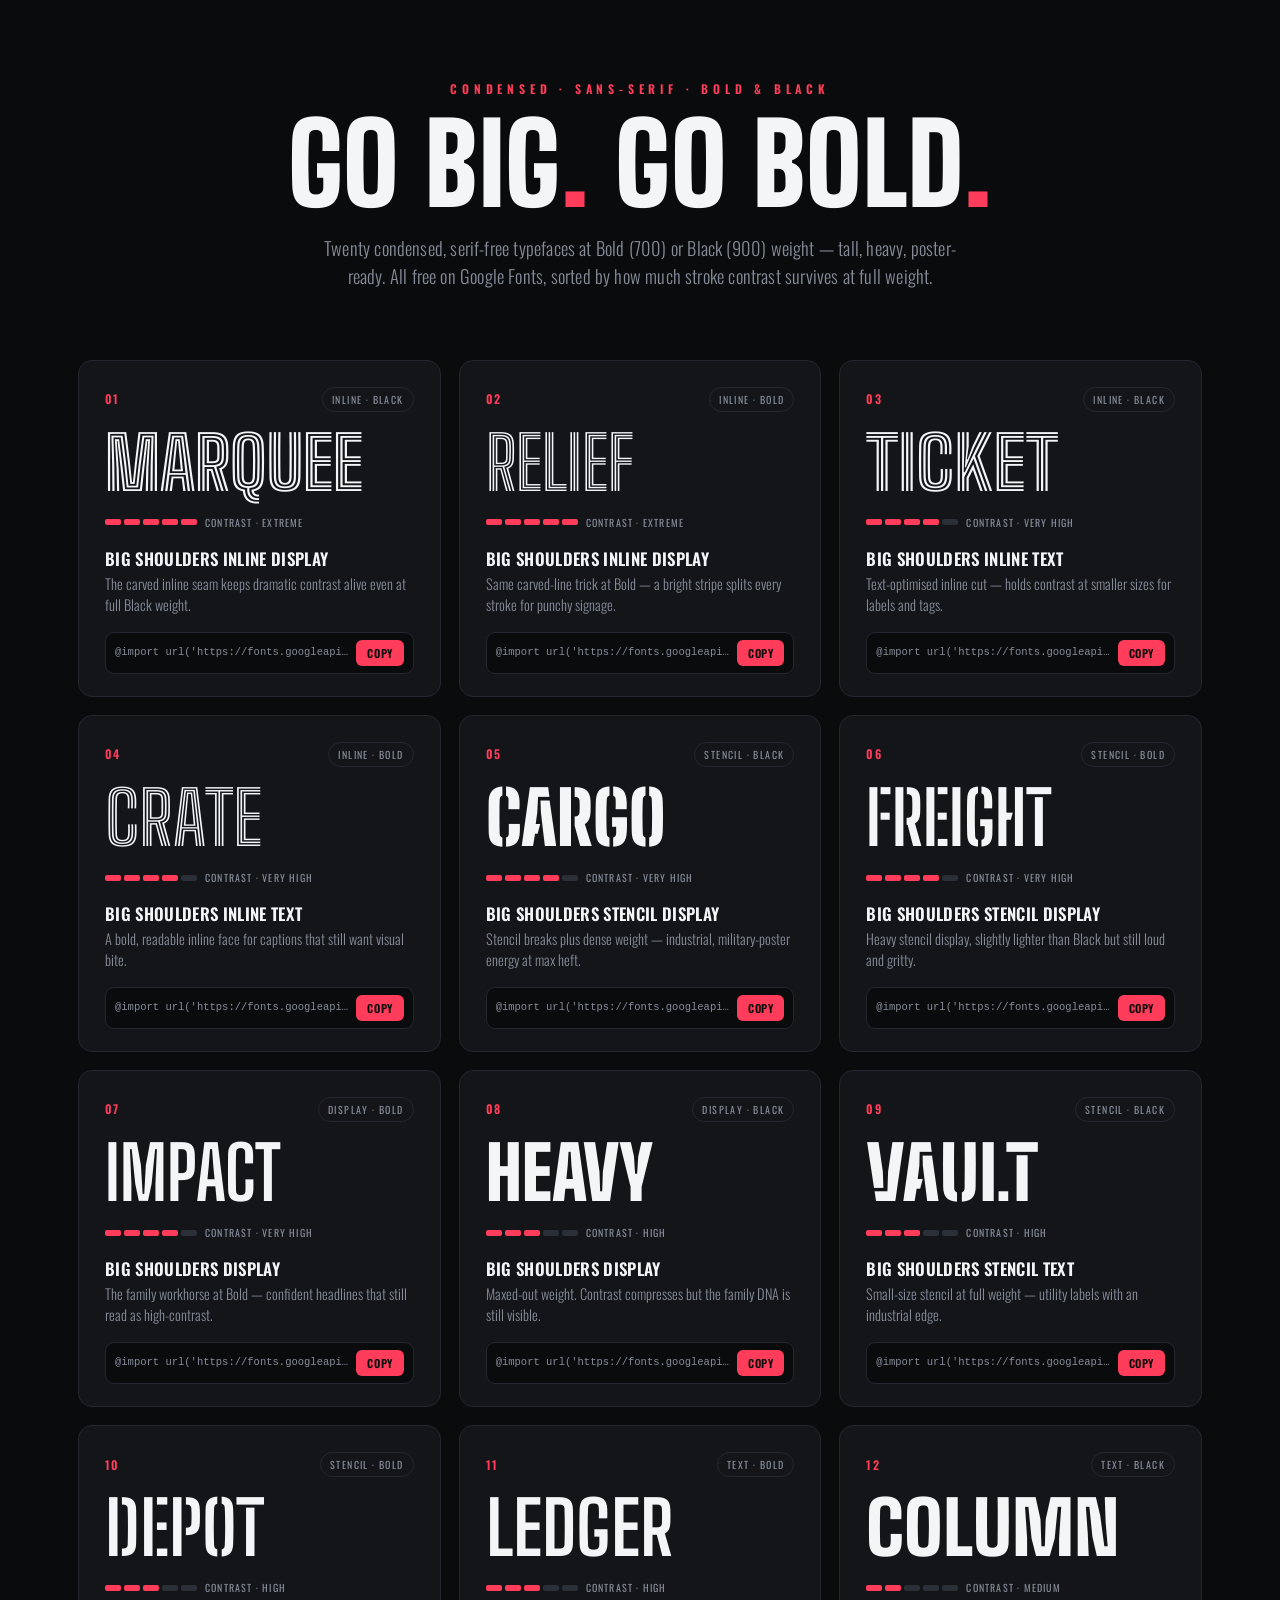
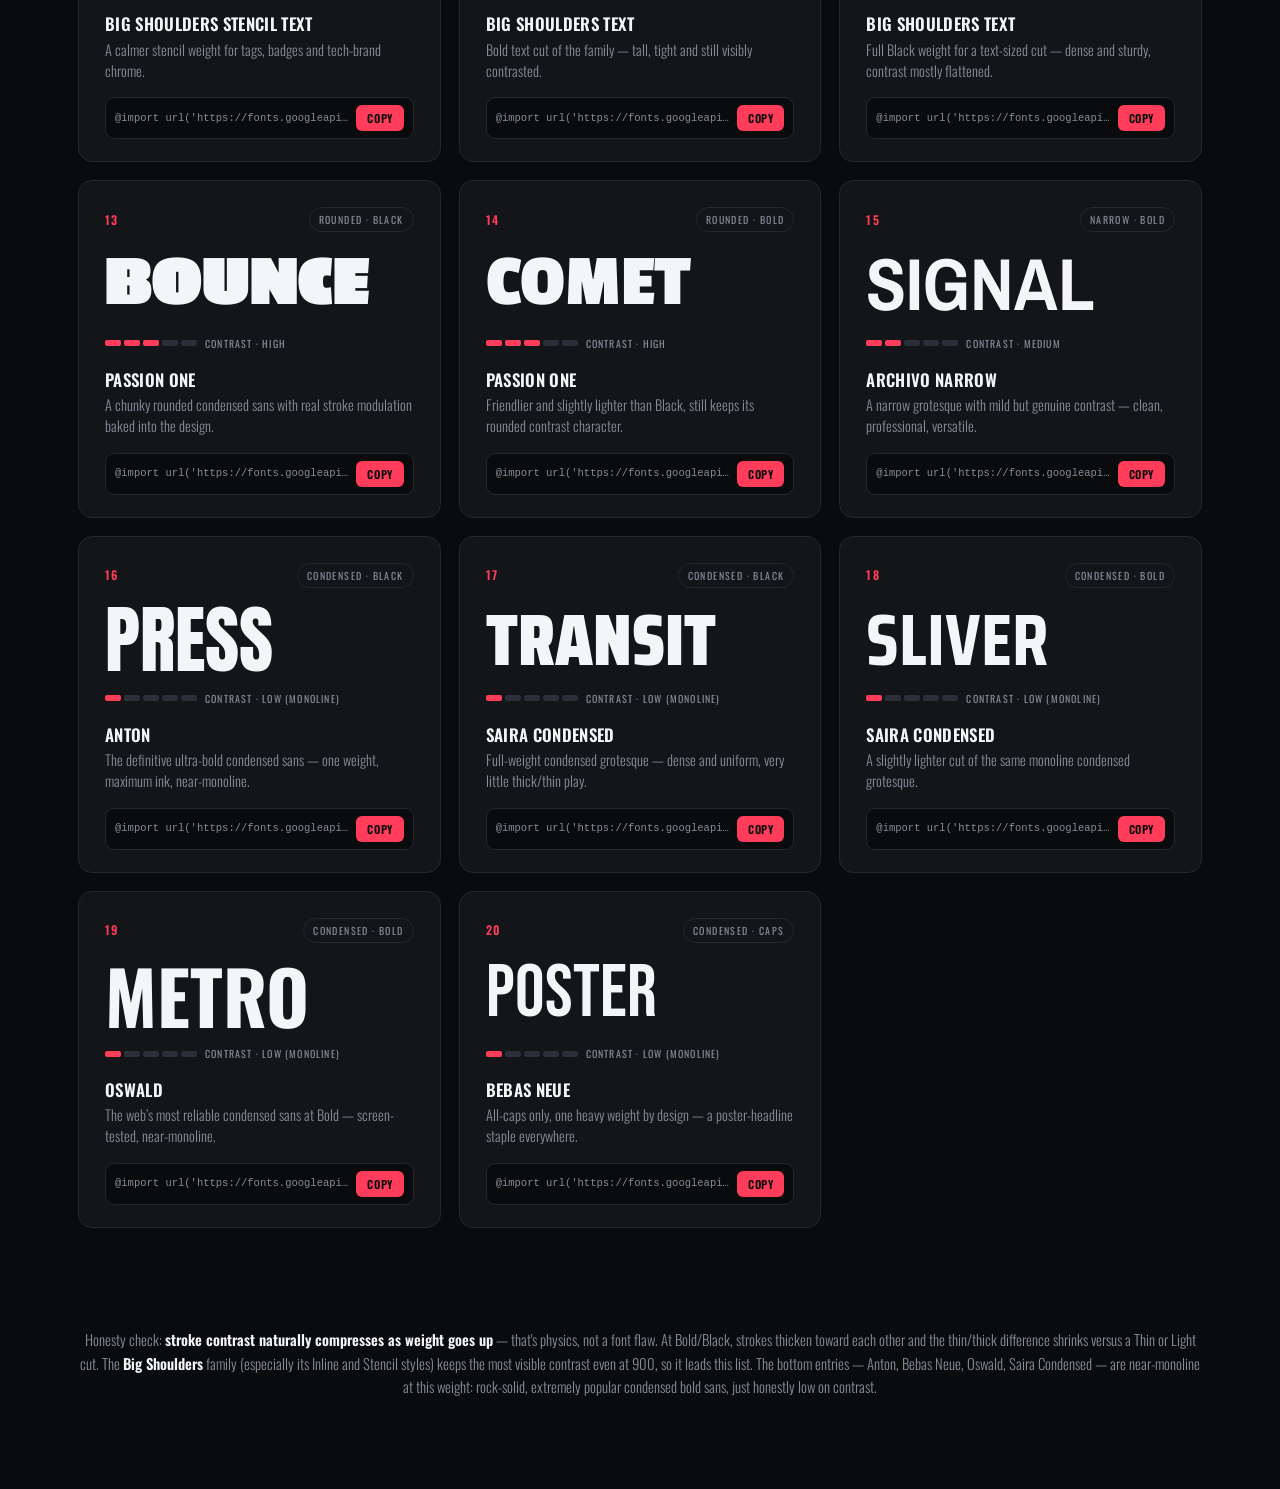
<file: cool-fonts.html>
<!DOCTYPE html>
<html lang="en">
<head>
<meta charset="UTF-8">
<meta name="viewport" content="width=device-width, initial-scale=1.0">
<title>Condensed · High-Contrast · Bold & Black Sans</title>

<link rel="preconnect" href="https://fonts.googleapis.com">
<link rel="preconnect" href="https://fonts.gstatic.com" crossorigin>
<link href="https://fonts.googleapis.com/css2?family=Big+Shoulders+Display:wght@700;900&family=Big+Shoulders+Text:wght@700;900&family=Big+Shoulders+Inline+Display:wght@700;900&family=Big+Shoulders+Inline+Text:wght@700;900&family=Big+Shoulders+Stencil+Display:wght@700;900&family=Big+Shoulders+Stencil+Text:wght@700;900&family=Passion+One:wght@700;900&family=Saira+Condensed:wght@700;900&family=Archivo+Narrow:wght@700&family=Anton&family=Oswald:wght@300;600;700&family=Bebas+Neue&display=swap" rel="stylesheet">

<style>
  :root {
    --bg: #0a0b0d;
    --card: #131519;
    --card-hover: #191c22;
    --border: #23272f;
    --text: #f4f5f7;
    --muted: #868c98;
    --accent: #ff3d5a;
    --radius: 14px;
  }

  * { margin: 0; padding: 0; box-sizing: border-box; }

  body {
    background: var(--bg);
    color: var(--text);
    font-family: 'Oswald', 'Arial Narrow', sans-serif;
    line-height: 1.5;
    -webkit-font-smoothing: antialiased;
  }

  header {
    max-width: 1180px;
    margin: 0 auto;
    padding: 80px 28px 30px;
    text-align: center;
  }
  .kicker {
    text-transform: uppercase;
    letter-spacing: 0.4em;
    font-size: 12px;
    font-weight: 600;
    color: var(--accent);
    margin-bottom: 18px;
  }
  header h1 {
    font-family: 'Big Shoulders Display', sans-serif;
    font-weight: 900;
    font-size: clamp(3rem, 10vw, 7rem);
    line-height: 0.86;
    letter-spacing: 0.005em;
    text-transform: uppercase;
    margin-bottom: 22px;
  }
  header h1 span { color: var(--accent); }
  header p {
    color: var(--muted);
    font-weight: 300;
    font-size: clamp(1rem, 2vw, 1.15rem);
    max-width: 640px;
    margin: 0 auto;
    letter-spacing: 0.01em;
  }

  .grid {
    max-width: 1180px;
    margin: 0 auto;
    padding: 40px 28px 100px;
    display: grid;
    grid-template-columns: repeat(auto-fill, minmax(300px, 1fr));
    gap: 18px;
  }

  .card {
    background: var(--card);
    border: 1px solid var(--border);
    border-radius: var(--radius);
    padding: 26px 26px 22px;
    display: flex;
    flex-direction: column;
    gap: 16px;
    transition: transform .25s ease, border-color .25s ease, background .25s ease;
  }
  .card:hover {
    transform: translateY(-4px);
    border-color: #38404d;
    background: var(--card-hover);
  }

  .card-top {
    display: flex;
    align-items: center;
    justify-content: space-between;
    gap: 12px;
    text-transform: uppercase;
  }
  .num {
    font-size: 12px;
    color: var(--accent);
    font-weight: 600;
    letter-spacing: 0.1em;
  }
  .tag {
    font-size: 10px;
    letter-spacing: 0.14em;
    color: var(--muted);
    border: 1px solid var(--border);
    padding: 4px 9px;
    border-radius: 999px;
    font-weight: 400;
  }

  .specimen {
    font-size: clamp(3.4rem, 8vw, 4.6rem);
    line-height: 0.86;
    text-transform: uppercase;
    word-break: break-word;
    margin: 4px 0;
  }

  /* contrast meter */
  .meter { display: flex; align-items: center; gap: 8px; }
  .meter .bars { display: flex; gap: 3px; }
  .meter .bars i {
    width: 16px; height: 6px; border-radius: 2px;
    background: #2a2f38; display: block;
  }
  .meter .bars i.on { background: var(--accent); }
  .meter span {
    font-size: 10px; letter-spacing: 0.12em; text-transform: uppercase;
    color: var(--muted);
  }

  .meta { margin-top: auto; }
  .name {
    font-weight: 600;
    font-size: 1.05rem;
    letter-spacing: 0.02em;
    text-transform: uppercase;
    margin-bottom: 3px;
  }
  .desc {
    color: var(--muted);
    font-weight: 300;
    font-size: 0.9rem;
    line-height: 1.45;
    text-transform: none;
  }

  .import {
    display: flex; align-items: center; gap: 8px;
    background: #0a0b0d;
    border: 1px solid var(--border);
    border-radius: 9px;
    padding: 7px 9px;
    font-family: ui-monospace, 'SF Mono', Menlo, monospace;
    font-size: 10.5px;
    color: var(--muted);
  }
  .import code {
    overflow: hidden; text-overflow: ellipsis; white-space: nowrap; flex: 1;
  }
  .copy {
    background: var(--accent); color: #0a0b0d; border: none; border-radius: 6px;
    padding: 5px 11px; font-family: 'Oswald', sans-serif; font-weight: 600;
    font-size: 11px; letter-spacing: 0.05em; text-transform: uppercase;
    cursor: pointer; flex-shrink: 0; transition: opacity .2s;
  }
  .copy:hover { opacity: 0.85; }
  .copy.done { background: #35d69a; }

  .note {
    max-width: 1180px; margin: 0 auto; padding: 0 28px 90px;
    color: var(--muted); font-weight: 300; font-size: 0.92rem;
    line-height: 1.6; text-align: center;
  }
  .note b { color: var(--text); font-weight: 600; }
</style>
</head>
<body>

<header>
  <div class="kicker">Condensed · Sans-Serif · Bold &amp; Black</div>
  <h1>Go Big<span>.</span> Go Bold<span>.</span></h1>
  <p>Twenty condensed, serif-free typefaces at Bold (700) or Black (900) weight — tall, heavy, poster-ready. All free on Google Fonts, sorted by how much stroke contrast survives at full weight.</p>
</header>

<main class="grid" id="grid"></main>

<p class="note">
  Honesty check: <b>stroke contrast naturally compresses as weight goes up</b> — that's physics, not a font flaw. At Bold/Black, strokes thicken toward each other and the thin/thick difference shrinks versus a Thin or Light cut. The <b>Big Shoulders</b> family (especially its Inline and Stencil styles) keeps the most visible contrast even at 900, so it leads this list. The bottom entries — Anton, Bebas Neue, Oswald, Saira Condensed — are near-monoline at this weight: rock-solid, extremely popular condensed bold sans, just honestly low on contrast.
</p>

<script>
// contrast: 1 (monoline) – 5 (extreme, even at this weight)
const fonts = [
  { fam:"'Big Shoulders Inline Display', sans-serif", w:900, name:'Big Shoulders Inline Display', tag:'Inline · Black', word:'Marquee', c:5, desc:'The carved inline seam keeps dramatic contrast alive even at full Black weight.', q:'Big+Shoulders+Inline+Display:wght@900' },
  { fam:"'Big Shoulders Inline Display', sans-serif", w:700, name:'Big Shoulders Inline Display', tag:'Inline · Bold', word:'Relief', c:5, desc:'Same carved-line trick at Bold — a bright stripe splits every stroke for punchy signage.', q:'Big+Shoulders+Inline+Display:wght@700' },
  { fam:"'Big Shoulders Inline Text', sans-serif", w:900, name:'Big Shoulders Inline Text', tag:'Inline · Black', word:'Ticket', c:4, desc:'Text-optimised inline cut — holds contrast at smaller sizes for labels and tags.', q:'Big+Shoulders+Inline+Text:wght@900' },
  { fam:"'Big Shoulders Inline Text', sans-serif", w:700, name:'Big Shoulders Inline Text', tag:'Inline · Bold', word:'Crate', c:4, desc:'A bold, readable inline face for captions that still want visual bite.', q:'Big+Shoulders+Inline+Text:wght@700' },
  { fam:"'Big Shoulders Stencil Display', sans-serif", w:900, name:'Big Shoulders Stencil Display', tag:'Stencil · Black', word:'Cargo', c:4, desc:'Stencil breaks plus dense weight — industrial, military-poster energy at max heft.', q:'Big+Shoulders+Stencil+Display:wght@900' },
  { fam:"'Big Shoulders Stencil Display', sans-serif", w:700, name:'Big Shoulders Stencil Display', tag:'Stencil · Bold', word:'Freight', c:4, desc:'Heavy stencil display, slightly lighter than Black but still loud and gritty.', q:'Big+Shoulders+Stencil+Display:wght@700' },
  { fam:"'Big Shoulders Display', sans-serif", w:700, name:'Big Shoulders Display', tag:'Display · Bold', word:'Impact', c:4, desc:'The family workhorse at Bold — confident headlines that still read as high-contrast.', q:'Big+Shoulders+Display:wght@700' },
  { fam:"'Big Shoulders Display', sans-serif", w:900, name:'Big Shoulders Display', tag:'Display · Black', word:'Heavy', c:3, desc:'Maxed-out weight. Contrast compresses but the family DNA is still visible.', q:'Big+Shoulders+Display:wght@900' },
  { fam:"'Big Shoulders Stencil Text', sans-serif", w:900, name:'Big Shoulders Stencil Text', tag:'Stencil · Black', word:'Vault', c:3, desc:'Small-size stencil at full weight — utility labels with an industrial edge.', q:'Big+Shoulders+Stencil+Text:wght@900' },
  { fam:"'Big Shoulders Stencil Text', sans-serif", w:700, name:'Big Shoulders Stencil Text', tag:'Stencil · Bold', word:'Depot', c:3, desc:'A calmer stencil weight for tags, badges and tech-brand chrome.', q:'Big+Shoulders+Stencil+Text:wght@700' },
  { fam:"'Big Shoulders Text', sans-serif", w:700, name:'Big Shoulders Text', tag:'Text · Bold', word:'Ledger', c:3, desc:'Bold text cut of the family — tall, tight and still visibly contrasted.', q:'Big+Shoulders+Text:wght@700' },
  { fam:"'Big Shoulders Text', sans-serif", w:900, name:'Big Shoulders Text', tag:'Text · Black', word:'Column', c:2, desc:'Full Black weight for a text-sized cut — dense and sturdy, contrast mostly flattened.', q:'Big+Shoulders+Text:wght@900' },
  { fam:"'Passion One', sans-serif", w:900, name:'Passion One', tag:'Rounded · Black', word:'Bounce', c:3, desc:'A chunky rounded condensed sans with real stroke modulation baked into the design.', q:'Passion+One:wght@900' },
  { fam:"'Passion One', sans-serif", w:700, name:'Passion One', tag:'Rounded · Bold', word:'Comet', c:3, desc:'Friendlier and slightly lighter than Black, still keeps its rounded contrast character.', q:'Passion+One:wght@700' },
  { fam:"'Archivo Narrow', sans-serif", w:700, name:'Archivo Narrow', tag:'Narrow · Bold', word:'Signal', c:2, desc:'A narrow grotesque with mild but genuine contrast — clean, professional, versatile.', q:'Archivo+Narrow:wght@700' },
  { fam:"'Anton', sans-serif", w:400, name:'Anton', tag:'Condensed · Black', word:'Press', c:1, desc:'The definitive ultra-bold condensed sans — one weight, maximum ink, near-monoline.', q:'Anton' },
  { fam:"'Saira Condensed', sans-serif", w:900, name:'Saira Condensed', tag:'Condensed · Black', word:'Transit', c:1, desc:'Full-weight condensed grotesque — dense and uniform, very little thick/thin play.', q:'Saira+Condensed:wght@900' },
  { fam:"'Saira Condensed', sans-serif", w:700, name:'Saira Condensed', tag:'Condensed · Bold', word:'Sliver', c:1, desc:'A slightly lighter cut of the same monoline condensed grotesque.', q:'Saira+Condensed:wght@700' },
  { fam:"'Oswald', sans-serif", w:700, name:'Oswald', tag:'Condensed · Bold', word:'Metro', c:1, desc:'The web’s most reliable condensed sans at Bold — screen-tested, near-monoline.', q:'Oswald:wght@700' },
  { fam:"'Bebas Neue', sans-serif", w:400, name:'Bebas Neue', tag:'Condensed · Caps', word:'Poster', c:1, desc:'All-caps only, one heavy weight by design — a poster-headline staple everywhere.', q:'Bebas+Neue' },
];

const grid = document.getElementById('grid');

fonts.forEach((f, i) => {
  const importLine = `@import url('https://fonts.googleapis.com/css2?family=${f.q}&display=swap');`;
  const labels = {5:'Extreme', 4:'Very High', 3:'High', 2:'Medium', 1:'Low (monoline)'};
  let bars = '';
  for (let b = 1; b <= 5; b++) bars += `<i class="${b <= f.c ? 'on' : ''}"></i>`;

  const card = document.createElement('article');
  card.className = 'card';
  card.innerHTML = `
    <div class="card-top">
      <span class="num">${String(i+1).padStart(2,'0')}</span>
      <span class="tag">${f.tag}</span>
    </div>
    <div class="specimen" style="font-family:${f.fam};font-weight:${f.w}">${f.word}</div>
    <div class="meter">
      <span class="bars">${bars}</span>
      <span>Contrast · ${labels[f.c]}</span>
    </div>
    <div class="meta">
      <div class="name">${f.name}</div>
      <div class="desc">${f.desc}</div>
    </div>
    <div class="import">
      <code title="${importLine}">${importLine}</code>
      <button class="copy" data-import="${importLine.replace(/"/g,'&quot;')}">Copy</button>
    </div>
  `;
  grid.appendChild(card);
});

grid.addEventListener('click', (e) => {
  const btn = e.target.closest('.copy');
  if (!btn) return;
  navigator.clipboard.writeText(btn.dataset.import).then(() => {
    const old = btn.textContent;
    btn.textContent = 'Copied!';
    btn.classList.add('done');
    setTimeout(() => { btn.textContent = old; btn.classList.remove('done'); }, 1400);
  });
});
</script>

</body>
</html>
</file>
